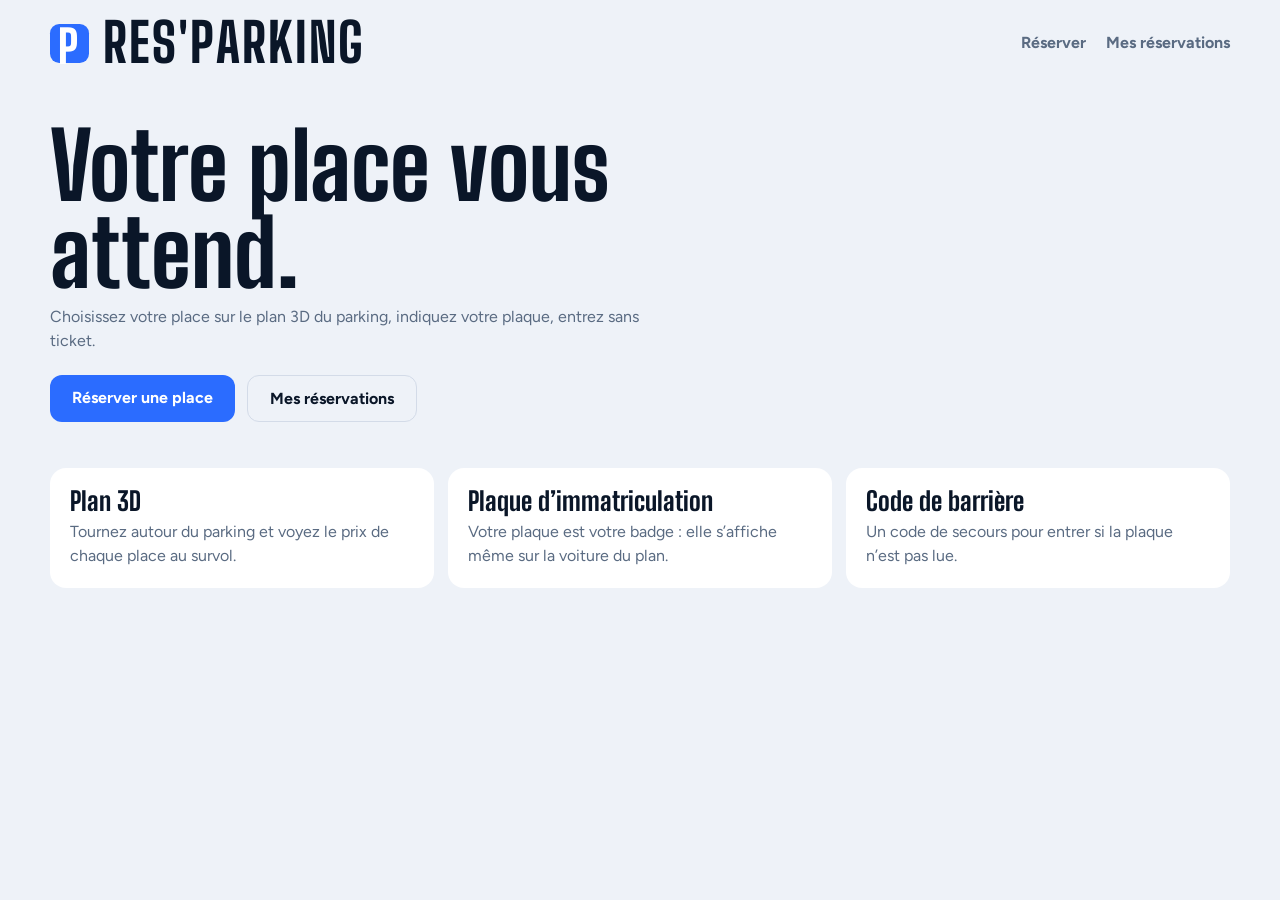
<file: index.html>
<!doctype html>
<html lang="fr">
<head>
<meta charset="utf-8">
<meta name="viewport" content="width=device-width, initial-scale=1, viewport-fit=cover">
<title>RES'PARKING</title>
<link href="https://fonts.googleapis.com/css2?family=Big+Shoulders+Display:wght@700;800&family=Figtree:wght@400;500;700&display=swap" rel="stylesheet">
<link rel="stylesheet" href="css/style.css">
</head>
<body>
<div class="wrap">
<header class="top">
  <h1 class="brand"><a href="index.html"><span class="logo">P</span>RES'PARKING</a></h1>
  <nav><a href="reserver.html">Réserver</a><a href="mes-reservations.html">Mes réservations</a></nav>
</header>
<section class="hero">
  <h2>Votre place vous attend.</h2>
  <p class="lead">Choisissez votre place sur le plan 3D du parking, indiquez votre plaque, entrez sans ticket.</p>
  <div class="actions"><a class="btn" href="reserver.html">Réserver une place</a><a class="btn ghost" href="mes-reservations.html">Mes réservations</a></div>
</section>
<section class="cards">
  <div class="card"><h3>Plan 3D</h3><p>Tournez autour du parking et voyez le prix de chaque place au survol.</p></div>
  <div class="card"><h3>Plaque d’immatriculation</h3><p>Votre plaque est votre badge : elle s’affiche même sur la voiture du plan.</p></div>
  <div class="card"><h3>Code de barrière</h3><p>Un code de secours pour entrer si la plaque n’est pas lue.</p></div>
</section>
</div>
</body>
</html>
</file>
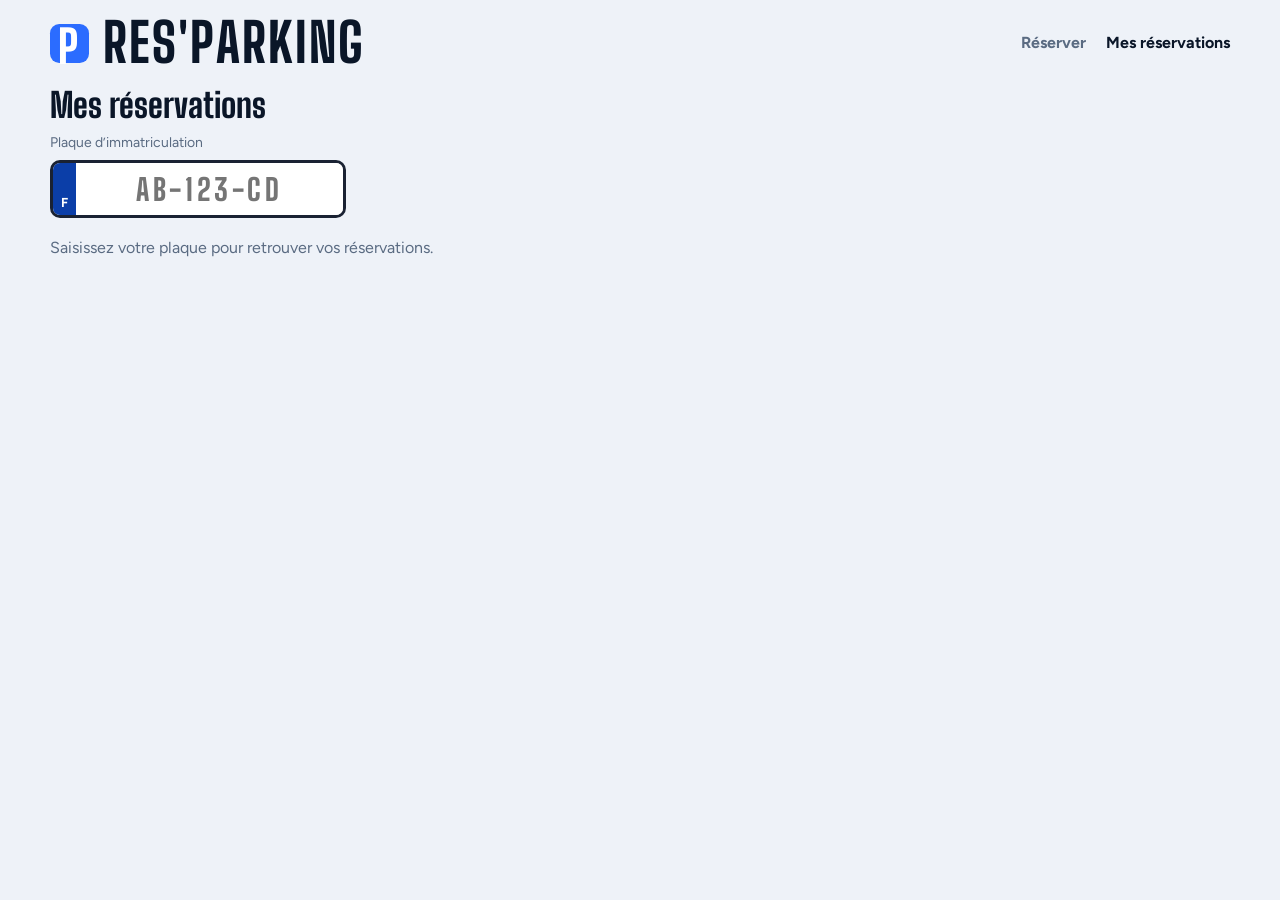
<file: mes-reservations.html>
<!doctype html>
<html lang="fr">
<head>
<meta charset="utf-8">
<meta name="viewport" content="width=device-width, initial-scale=1, viewport-fit=cover">
<title>Mes réservations, RES'PARKING</title>
<link href="https://fonts.googleapis.com/css2?family=Big+Shoulders+Display:wght@700;800&family=Figtree:wght@400;500;700&display=swap" rel="stylesheet">
<link rel="stylesheet" href="css/style.css">
</head>
<body>
<div class="wrap">
<header class="top">
  <h1 class="brand"><a href="index.html"><span class="logo">P</span>RES'PARKING</a></h1>
  <nav><a href="reserver.html">Réserver</a><a href="mes-reservations.html" aria-current="page">Mes réservations</a></nav>
</header>
<h2>Mes réservations</h2>
<label class="k" for="plate">Plaque d’immatriculation</label>
<div class="plate"><span class="eu">F</span><input id="plate" maxlength="9" placeholder="AB-123-CD" autocomplete="off" spellcheck="false"></div>
<div id="list" style="margin-top:18px"></div>
</div>
<script src="js/common.js"></script>
<script src="js/mes-reservations.js"></script>
</body>
</html>
</file>
<file: css/style.css>
/* css/style.css : styles communs à toutes les pages RES'PARKING */
:root{--bg:#eef2f8;--surface:#fff;--ink:#0a1628;--muted:#5a6b82;--line:#d3dbe8;--brand:#2b6cff;--amber:#ffb020;--mint:#19d3a2;--pmr:#4d8bff;--err:#e5484d;
--disp:'Big Shoulders Display','Arial Narrow',Impact,sans-serif;--body:'Figtree',system-ui,sans-serif;
box-sizing:border-box;padding-top:env(safe-area-inset-top,0px);padding-bottom:env(safe-area-inset-bottom,0px)}
@media (prefers-color-scheme:dark){:root:not([data-theme="light"]){--bg:#070d18;--surface:#111b2c;--ink:#eaf0fa;--muted:#8ea0ba;--line:#22314a}}
:root[data-theme="dark"]{--bg:#070d18;--surface:#111b2c;--ink:#eaf0fa;--muted:#8ea0ba;--line:#22314a}
html{scroll-padding-top:env(safe-area-inset-top,0px)}
body{margin:0;background:var(--bg);color:var(--ink);font:400 16px/1.5 var(--body)}
.wrap{max-width:1180px;margin:0 auto;padding:16px 16px 40px}
.top{display:flex;flex-wrap:wrap;align-items:center;justify-content:space-between;gap:8px 24px;margin-bottom:18px}
.brand{margin:0;font:800 clamp(34px,6vw,54px)/1 var(--disp);letter-spacing:.04em}
.brand a{color:var(--ink);text-decoration:none;display:flex;align-items:center}
.logo{display:inline-grid;place-items:center;width:.85em;height:.85em;border-radius:.2em;background:var(--brand);color:#fff;margin-right:.3em;font-size:.85em}
.top nav a{margin-left:20px;color:var(--muted);text-decoration:none;font-weight:700}
.top nav a:hover,.top nav a[aria-current]{color:var(--ink)}
.lead{margin:0 0 16px;color:var(--muted);max-width:60ch}
.m{color:var(--muted);margin:0 0 10px}.k{font-size:14px;color:var(--muted);margin:0}
h2{font:800 34px/1 var(--disp);margin:0 0 8px}
input,select{font:inherit;padding:7px 10px;border:1.5px solid var(--line);border-radius:10px;background:var(--surface);color:var(--ink)}
select:disabled{opacity:.45}
button:focus-visible,input:focus-visible,select:focus-visible,a:focus-visible{outline:3px solid var(--brand);outline-offset:2px}
.bar{display:flex;flex-wrap:wrap;gap:10px 14px;align-items:flex-end;margin-bottom:14px}
.bar label{font-size:13px;color:var(--muted);display:flex;flex-direction:column;gap:3px}
.seg{display:flex;border:1.5px solid var(--line);border-radius:10px;overflow:hidden;background:var(--surface)}
.seg button{font:inherit;font-size:14px;border:0;background:none;color:var(--ink);padding:8px 12px;cursor:pointer}
.seg button[aria-pressed=true]{background:var(--brand);color:#fff}
.btn,.cta{display:inline-block;padding:13px 22px;border-radius:12px;background:var(--brand);color:#fff;font:700 16px var(--body);text-decoration:none;border:0;cursor:pointer;text-align:center}
.btn:hover,.cta:hover{filter:brightness(1.1)}
.btn.ghost{background:transparent;color:var(--ink);border:1.5px solid var(--line)}
.cta{width:100%;font-size:17px;padding:14px;margin-top:14px}
/* pages */
.layout{display:grid;gap:18px;grid-template-columns:minmax(0,1fr)}
@media(min-width:960px){.layout{grid-template-columns:minmax(0,1fr) 350px;align-items:start}.panel{position:sticky;top:16px}}
.stage{position:relative;height:clamp(380px,70vh,620px);border-radius:18px;overflow:hidden;background:radial-gradient(120% 90% at 50% 20%,#1c2b45,#070d18)}
.stage canvas{display:block;touch-action:none;cursor:grab}
.tip{position:absolute;pointer-events:none;background:rgba(7,13,24,.95);color:#fff;font-size:13px;padding:6px 10px;border-radius:8px;white-space:nowrap;transform:translate(14px,14px);z-index:2}
.ptag{position:absolute;pointer-events:none;transform:translate(-50%,-100%);background:var(--amber);color:#111;font:800 24px/1 var(--disp);padding:5px 14px;border-radius:99px;z-index:2}
.hint{position:absolute;left:14px;bottom:10px;margin:0;font-size:12px;color:#8ea0ba;pointer-events:none;z-index:2}
.reset{position:absolute;right:12px;bottom:10px;z-index:2;font:600 13px var(--body);padding:7px 12px;border-radius:10px;border:1.5px solid #ffffff44;background:#070d18bb;color:#fff;cursor:pointer}
.legend{display:flex;flex-wrap:wrap;gap:6px 16px;margin:12px 4px 0;font-size:13px;color:var(--muted)}
.legend i{display:inline-block;width:14px;height:14px;border-radius:4px;vertical-align:-2px;margin-right:6px;border:2px solid #8a95a0}
.panel{background:var(--surface);border-radius:18px;padding:22px;min-height:320px}
.big{font:800 84px/.9 var(--disp);margin:14px 0 2px}
.num{font:800 104px/.85 var(--disp);margin:2px 0 10px}.num.sm{font-size:52px;margin:0;min-width:80px}
.badge{display:inline-block;font-size:13px;font-weight:700;padding:3px 10px;border-radius:99px;background:var(--line)}
.badge.ev{background:var(--mint);color:#04352a}.badge.pmr{background:var(--pmr);color:#fff}
.price{font:800 52px/1 var(--disp);margin:16px 0 2px}
dl{display:grid;grid-template-columns:auto 1fr;gap:6px 14px;margin:16px 0;font-size:15px}
dt{color:var(--muted)}dd{margin:0}
.ticket{border:2px dashed var(--line);border-radius:14px;padding:18px;margin-bottom:14px}
.code{font:800 40px/1 var(--disp);letter-spacing:.06em;margin:6px 0}
/* plaque d'immatriculation */
.plate{display:flex;max-width:290px;border:3px solid #1a2233;border-radius:10px;overflow:hidden;background:#fff;margin:6px 0}
.plate .eu{background:#0b3ea8;color:#fff;font:700 13px var(--body);padding:0 8px 5px;display:flex;align-items:flex-end}
.plate input,.plate .txt{flex:1;min-width:0;border:0;border-radius:0;background:#fff;color:#111;font:800 30px/1 var(--disp);letter-spacing:.12em;text-align:center;padding:8px 6px;text-transform:uppercase}
.plate input:focus{outline:none}.plate:focus-within{box-shadow:0 0 0 3px var(--brand)}
.plate.bad{border-color:var(--err)}
.err{color:var(--err);font-size:14px;margin:4px 0 0}
/* accueil et liste */
.hero{padding:34px 0 8px}.hero h2{font-size:clamp(44px,8vw,92px);line-height:.95;max-width:14ch}
.actions{display:flex;flex-wrap:wrap;gap:12px;margin-top:22px}
.cards{display:grid;gap:14px;grid-template-columns:repeat(auto-fit,minmax(230px,1fr));margin-top:38px}
.card{background:var(--surface);border-radius:16px;padding:20px}.card h3{font:800 26px/1 var(--disp);margin:0 0 6px}.card p{margin:0;color:var(--muted)}
.res{background:var(--surface);border-radius:14px;padding:16px;display:flex;gap:16px;align-items:center;flex-wrap:wrap;margin-bottom:10px}
.res div:nth-child(2){flex:1;min-width:180px}.res p{margin:0}
@media(prefers-reduced-motion:reduce){*{animation:none!important;transition:none!important}}
</file>
